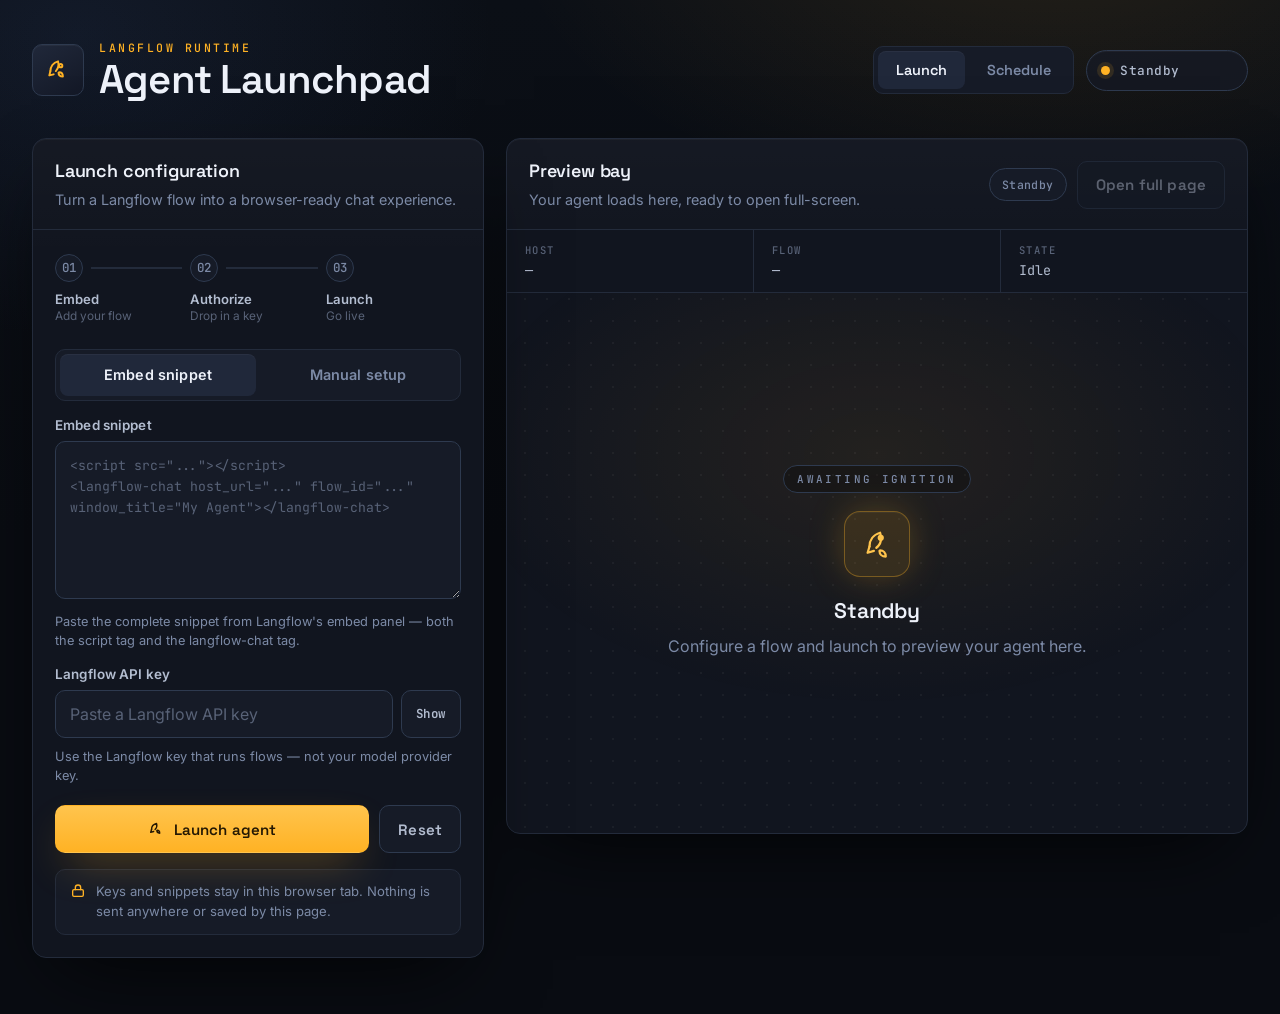
<file: index.html>
<!doctype html>
<html lang="en">
  <head>
    <meta charset="utf-8" />
    <meta name="viewport" content="width=device-width, initial-scale=1" />
    <title>Agent Launchpad</title>
    <link rel="preconnect" href="https://fonts.googleapis.com" />
    <link rel="preconnect" href="https://fonts.gstatic.com" crossorigin />
    <link
      href="https://fonts.googleapis.com/css2?family=Inter:wght@400;500;600;700&family=Space+Grotesk:wght@400;500;600;700&family=JetBrains+Mono:wght@400;500&display=swap"
      rel="stylesheet"
    />
    <link rel="stylesheet" href="styles.css" />
  </head>
  <body>
    <a class="skip-link" href="#launcher">Skip to launcher</a>

    <main class="shell">
      <header class="topbar" aria-label="Page header">
        <div class="brand">
          <div class="brand-mark" aria-hidden="true">
            <svg viewBox="0 0 24 24" fill="none" stroke="#ffb224" stroke-width="1.8" stroke-linecap="round" stroke-linejoin="round">
              <path d="M5 13c0-4 2.5-8 7-9 1 3.5.5 6.5-2 9" />
              <path d="M5 13l-1 4 4-1" />
              <path d="M14.5 6.5a1.5 1.5 0 1 0 0 3 1.5 1.5 0 0 0 0-3Z" />
              <path d="M13 14c2 0 3.5 1.5 3.5 4-2.5 0-4-1.5-4-3.5" />
            </svg>
          </div>
          <div class="brand-title">
            <p class="eyebrow">Langflow runtime</p>
            <h1>Agent Launchpad</h1>
          </div>
        </div>
        <div class="top-actions">
          <div class="view-switch" role="tablist" aria-label="Workspace">
            <button
              class="view-tab"
              id="launchViewTab"
              type="button"
              role="tab"
              aria-controls="viewLaunch"
              aria-selected="true"
            >
              Launch
            </button>
            <button
              class="view-tab"
              id="scheduleViewTab"
              type="button"
              role="tab"
              aria-controls="viewSchedule"
              aria-selected="false"
            >
              Schedule
            </button>
          </div>
          <div class="status" id="status" role="status" aria-live="polite" data-state="idle">
            <span class="status-dot" aria-hidden="true"></span>
            <span id="statusText">Standby</span>
          </div>
        </div>
      </header>

      <div class="view active" id="viewLaunch" role="tabpanel" aria-labelledby="launchViewTab">
      <section class="layout" id="launcher">
        <!-- Control panel ------------------------------------------------ -->
        <section class="panel" aria-labelledby="setupTitle">
          <div class="panel-head">
            <h2 id="setupTitle">Launch configuration</h2>
            <p>Turn a Langflow flow into a browser-ready chat experience.</p>
          </div>

          <div class="panel-body">
            <ol class="sequence" id="sequence" aria-label="Launch sequence">
              <li class="seq-step">
                <span class="seq-num">01</span>
                <span class="seq-label">Embed</span>
                <span class="seq-hint">Add your flow</span>
              </li>
              <li class="seq-step">
                <span class="seq-num">02</span>
                <span class="seq-label">Authorize</span>
                <span class="seq-hint">Drop in a key</span>
              </li>
              <li class="seq-step">
                <span class="seq-num">03</span>
                <span class="seq-label">Launch</span>
                <span class="seq-hint">Go live</span>
              </li>
            </ol>

            <div class="tabs" role="tablist" aria-label="Launch mode">
              <button
                class="tab"
                id="snippetTab"
                type="button"
                role="tab"
                aria-controls="snippetMode"
                aria-selected="true"
              >
                Embed snippet
              </button>
              <button
                class="tab"
                id="flowTab"
                type="button"
                role="tab"
                aria-controls="flowMode"
                aria-selected="false"
              >
                Manual setup
              </button>
            </div>

            <div
              class="mode active"
              id="snippetMode"
              role="tabpanel"
              aria-labelledby="snippetTab"
            >
              <div class="field">
                <label for="snippet">Embed snippet</label>
                <textarea
                  id="snippet"
                  spellcheck="false"
                  autocomplete="off"
                  placeholder='<script src="..."></script>&#10;<langflow-chat host_url="..." flow_id="..." window_title="My Agent"></langflow-chat>'
                ></textarea>
                <p class="helper" id="snippetHelp">
                  Paste the complete snippet from Langflow's embed panel — both the
                  script tag and the langflow-chat tag.
                </p>
              </div>
            </div>

            <div
              class="mode"
              id="flowMode"
              role="tabpanel"
              aria-labelledby="flowTab"
              hidden
            >
              <div class="field">
                <label for="hostUrl">Langflow host URL</label>
                <input id="hostUrl" autocomplete="off" placeholder="http://localhost:7860" />
              </div>

              <div class="field">
                <label for="flowId">Flow ID</label>
                <input
                  id="flowId"
                  autocomplete="off"
                  placeholder="d6c10bc7-91c9-4bb2-95e1-f0c0058a131f"
                />
              </div>

              <div class="field">
                <label for="scriptUrl">
                  Widget script URL
                  <span class="optional">default provided</span>
                </label>
                <input id="scriptUrl" autocomplete="off" />
              </div>

              <div class="field">
                <label for="agentTitle">Chat title</label>
                <input id="agentTitle" autocomplete="off" value="My Agent" />
              </div>
            </div>

            <div class="field">
              <label for="apiKey">Langflow API key</label>
              <div class="input-row">
                <input
                  id="apiKey"
                  type="password"
                  autocomplete="off"
                  placeholder="Paste a Langflow API key"
                />
                <button class="btn btn-secondary" id="toggleKeyBtn" type="button">
                  Show
                </button>
              </div>
              <p class="helper">
                Use the Langflow key that runs flows — not your model provider key.
              </p>
            </div>

            <div class="actions">
              <button class="btn btn-primary" id="launchBtn" type="button">
                <svg viewBox="0 0 24 24" fill="none" stroke="currentColor" stroke-width="2" stroke-linecap="round" stroke-linejoin="round" aria-hidden="true">
                  <path d="M5 12c0-4 2.5-7.5 7-8.5C13 6.5 12.5 9.5 10 12" />
                  <path d="M5 12l-1.2 4 4.2-1.2" />
                  <path d="M13 13c2 0 3.5 1.6 3.5 4.2-2.6 0-4-1.6-4-3.7" />
                </svg>
                Launch agent
              </button>
              <button class="btn btn-secondary" id="clearBtn" type="button">Reset</button>
            </div>

            <div class="notice">
              <svg viewBox="0 0 24 24" fill="none" stroke="currentColor" stroke-width="2" stroke-linecap="round" stroke-linejoin="round" aria-hidden="true">
                <rect x="4" y="10" width="16" height="10" rx="2" />
                <path d="M8 10V7a4 4 0 0 1 8 0v3" />
              </svg>
              <span>Keys and snippets stay in this browser tab. Nothing is sent anywhere or saved by this page.</span>
            </div>

            <p class="error" id="error" role="alert"></p>
          </div>
        </section>

        <!-- Preview bay -------------------------------------------------- -->
        <section class="preview-shell" aria-labelledby="previewTitle">
          <div class="preview-head">
            <div class="preview-copy">
              <h2 id="previewTitle">Preview bay</h2>
              <p id="previewSubhead">Your agent loads here, ready to open full-screen.</p>
            </div>
            <div class="preview-meta">
              <span class="chip" id="previewChip" data-state="idle">Standby</span>
              <button class="btn btn-secondary" id="openBtn" type="button" disabled>
                Open full page
              </button>
            </div>
          </div>

          <div class="telemetry" aria-label="Agent telemetry">
            <div class="telemetry-cell">
              <span class="k">Host</span>
              <span class="v" id="telHost">—</span>
            </div>
            <div class="telemetry-cell">
              <span class="k">Flow</span>
              <span class="v" id="telFlow">—</span>
            </div>
            <div class="telemetry-cell">
              <span class="k">State</span>
              <span class="v" id="telState">Idle</span>
            </div>
          </div>

          <div class="preview-stage">
            <div class="empty-preview" id="emptyPreview">
              <div class="empty-preview-inner">
                <span class="standby-tag">Awaiting ignition</span>
                <div class="empty-icon" aria-hidden="true">
                  <svg viewBox="0 0 24 24" fill="none" stroke="currentColor" stroke-width="1.8" stroke-linecap="round" stroke-linejoin="round">
                    <path d="M6 14c0-5 3-9.5 8.5-11C16 8 15.5 12 11.5 15" />
                    <path d="M6 14l-1.5 5 5-1.5" />
                    <path d="M14.5 17c2.5 0 4.5 2 4.5 5-3 0-5-2-5-4.5" />
                    <circle cx="15" cy="7" r="1.6" />
                  </svg>
                </div>
                <h3>Standby</h3>
                <p>Configure a flow and launch to preview your agent here.</p>
              </div>
            </div>
            <iframe
              class="preview-frame"
              id="previewFrame"
              title="Langflow agent preview"
              hidden
            ></iframe>
          </div>
        </section>
      </section>
      </div>

      <!-- ============ SCHEDULE WORKSPACE ============================== -->
      <div class="view" id="viewSchedule" role="tabpanel" aria-labelledby="scheduleViewTab" hidden>
        <section class="layout">
          <!-- Task builder ------------------------------------------------ -->
          <section class="panel" aria-labelledby="scheduleTitle">
            <div class="panel-head">
              <h2 id="scheduleTitle">Schedule a task</h2>
              <p>Run one fixed prompt against a Langflow flow on a repeating schedule.</p>
            </div>

            <div class="panel-body">
              <div class="field">
                <label for="taskName">Task name</label>
                <input id="taskName" autocomplete="off" placeholder="Morning briefing" />
              </div>

              <div class="field">
                <label for="taskSnippet">Embed snippet</label>
                <textarea
                  id="taskSnippet"
                  spellcheck="false"
                  autocomplete="off"
                  placeholder='<script src="..."></script>&#10;<langflow-chat host_url="..." flow_id="..." window_title="My Agent"></langflow-chat>'
                ></textarea>
                <p class="helper">
                  Paste the same Langflow embed snippet you use to launch — the host
                  URL and flow ID are read from it automatically.
                </p>
              </div>

              <div class="field">
                <label for="taskKey">
                  Langflow API key
                  <span class="optional">or in snippet</span>
                </label>
                <div class="input-row">
                  <input
                    id="taskKey"
                    type="password"
                    autocomplete="off"
                    placeholder="Paste a key, or include api_key in the snippet"
                  />
                  <button class="btn btn-secondary" id="toggleTaskKeyBtn" type="button">
                    Show
                  </button>
                </div>
              </div>

              <div class="field">
                <label for="taskPrompt">Prompt to run each time</label>
                <textarea
                  id="taskPrompt"
                  spellcheck="true"
                  placeholder="Summarize today's top priorities and send me a short briefing."
                ></textarea>
                <p class="helper">
                  This exact text is sent to the flow as the chat input on every run.
                </p>
              </div>

              <div class="field">
                <label>Frequency</label>
                <div class="tabs seg-4" role="tablist" aria-label="Schedule frequency">
                  <button class="tab freq-tab" type="button" data-freq="minutes" aria-selected="false">Minutes</button>
                  <button class="tab freq-tab" type="button" data-freq="hours" aria-selected="true">Hours</button>
                  <button class="tab freq-tab" type="button" data-freq="daily" aria-selected="false">Daily</button>
                  <button class="tab freq-tab" type="button" data-freq="weekly" aria-selected="false">Weekly</button>
                </div>
              </div>

              <!-- interval config (minutes/hours) -->
              <div class="field" id="intervalConfig">
                <label for="intervalN">Run every</label>
                <div class="interval-row">
                  <input id="intervalN" type="number" min="1" step="1" value="6" inputmode="numeric" />
                  <span class="interval-unit" id="intervalUnit">hours</span>
                </div>
              </div>

              <!-- time-of-day config (daily/weekly) -->
              <div class="field" id="timeConfig" hidden>
                <label for="timeOfDay">At time (this browser's timezone)</label>
                <input id="timeOfDay" type="time" value="09:00" />
              </div>

              <!-- weekday config (weekly) -->
              <div class="field" id="weekdayConfig" hidden>
                <label for="weekday">On day</label>
                <select id="weekday">
                  <option value="1">Monday</option>
                  <option value="2">Tuesday</option>
                  <option value="3">Wednesday</option>
                  <option value="4">Thursday</option>
                  <option value="5">Friday</option>
                  <option value="6">Saturday</option>
                  <option value="0">Sunday</option>
                </select>
              </div>

              <div class="actions">
                <button class="btn btn-primary" id="addTaskBtn" type="button">
                  <svg viewBox="0 0 24 24" fill="none" stroke="currentColor" stroke-width="2" stroke-linecap="round" stroke-linejoin="round" aria-hidden="true">
                    <circle cx="12" cy="12" r="9" />
                    <path d="M12 7v5l3 2" />
                  </svg>
                  Schedule task
                </button>
                <button class="btn btn-secondary" id="resetTaskBtn" type="button">Reset</button>
              </div>

              <div class="notice">
                <svg viewBox="0 0 24 24" fill="none" stroke="currentColor" stroke-width="2" stroke-linecap="round" stroke-linejoin="round" aria-hidden="true">
                  <rect x="4" y="10" width="16" height="10" rx="2" />
                  <path d="M8 10V7a4 4 0 0 1 8 0v3" />
                </svg>
                <span>Schedules live in this browser and only fire while this page is open. For always-on runs, export them to the Node runner (see the panel actions).</span>
              </div>

              <p class="error" id="taskError" role="alert"></p>
            </div>
          </section>

          <!-- Scheduled tasks + run log ------------------------------------ -->
          <section class="preview-shell" aria-labelledby="tasksTitle">
            <div class="preview-head">
              <div class="preview-copy">
                <h2 id="tasksTitle">Scheduled tasks</h2>
                <p id="tasksSubhead">Active schedules and their recent runs appear here.</p>
              </div>
              <div class="preview-meta">
                <span class="chip" id="schedulerChip" data-state="idle">Idle</span>
                <button class="btn btn-secondary" id="exportBtn" type="button" disabled>
                  Export for runner
                </button>
              </div>
            </div>

            <div class="telemetry" aria-label="Scheduler telemetry">
              <div class="telemetry-cell">
                <span class="k">Active tasks</span>
                <span class="v" id="telTaskCount">0</span>
              </div>
              <div class="telemetry-cell">
                <span class="k">Next run</span>
                <span class="v" id="telNextRun">—</span>
              </div>
              <div class="telemetry-cell">
                <span class="k">Total runs</span>
                <span class="v" id="telRunCount">0</span>
              </div>
            </div>

            <div class="sched-stage">
              <div class="empty-preview" id="emptyTasks">
                <div class="empty-preview-inner">
                  <span class="standby-tag">No schedules yet</span>
                  <div class="empty-icon" aria-hidden="true">
                    <svg viewBox="0 0 24 24" fill="none" stroke="currentColor" stroke-width="1.8" stroke-linecap="round" stroke-linejoin="round">
                      <circle cx="12" cy="12" r="8.5" />
                      <path d="M12 7.5V12l3 1.8" />
                    </svg>
                  </div>
                  <h3>Nothing scheduled</h3>
                  <p>Fill in a prompt and a frequency, then schedule your first task.</p>
                </div>
              </div>

              <div class="sched-body" id="schedBody" hidden>
                <div class="task-list" id="taskList" aria-label="Scheduled tasks"></div>

                <div class="log-head">
                  <h3>Run log</h3>
                  <button class="btn btn-secondary btn-sm" id="clearLogBtn" type="button">Clear log</button>
                </div>
                <div class="run-log" id="runLog" aria-label="Run log" aria-live="polite"></div>
              </div>
            </div>
          </section>
        </section>
      </div>
    </main>

    <script src="launcher.js"></script>
    <script src="scheduler.js"></script>
  </body>
</html>
</file>
<file: styles.css>
/* =========================================================================
   Agent Launchpad — deploy console theme
   Palette: deep space-navy chrome, single ignition-amber accent,
   green reserved for live-status semantics only.
   ========================================================================= */

:root {
  color-scheme: dark;

  /* Surfaces */
  --void: #090c12;
  --surface: #11151f;
  --surface-2: #161b27;
  --surface-3: #1b2230;
  --surface-hover: #20283a;

  /* Lines */
  --line: #232b3b;
  --line-2: #2e3a4f;

  /* Text */
  --ink: #eef2fa;
  --ink-2: #b3bdd0;
  --muted: #7c8aa6;
  --faint: #586277;

  /* Ignition accent */
  --amber: #ffb224;
  --amber-bright: #ffc44d;
  --amber-deep: #e0890f;
  --amber-soft: rgba(255, 178, 36, 0.12);
  --amber-line: rgba(255, 178, 36, 0.34);

  /* Semantic */
  --live: #4ade80;
  --live-soft: rgba(74, 222, 128, 0.14);
  --danger: #ff6f61;
  --danger-soft: rgba(255, 111, 97, 0.12);

  /* Effects */
  --shadow: 0 30px 80px -28px rgba(0, 0, 0, 0.85);
  --shadow-amber: 0 18px 44px -14px rgba(255, 178, 36, 0.45);
  --inset-hi: inset 0 1px 0 rgba(255, 255, 255, 0.04);

  --radius: 14px;
  --radius-sm: 10px;
  --control: 48px;

  --font-display: "Space Grotesk", "Inter", ui-sans-serif, system-ui, sans-serif;
  --font-body: "Inter", ui-sans-serif, system-ui, -apple-system, sans-serif;
  --font-mono: "JetBrains Mono", "SFMono-Regular", Consolas, monospace;
}

* {
  box-sizing: border-box;
}

/* The hidden attribute must always win, even over the display rules below */
[hidden] {
  display: none !important;
}

html {
  min-width: 320px;
  -webkit-text-size-adjust: 100%;
}

body {
  margin: 0;
  min-height: 100vh;
  font-family: var(--font-body);
  font-size: 16px;
  color: var(--ink);
  background-color: var(--void);
  background-image:
    radial-gradient(900px 480px at 82% -8%, rgba(255, 178, 36, 0.1), transparent 60%),
    radial-gradient(720px 520px at 6% 4%, rgba(58, 84, 140, 0.16), transparent 58%),
    linear-gradient(180deg, #0b0f16 0%, var(--void) 60%);
  background-attachment: fixed;
  -webkit-font-smoothing: antialiased;
  text-rendering: optimizeLegibility;
}

button,
input,
textarea {
  font: inherit;
  color: inherit;
}

button {
  cursor: pointer;
}

::selection {
  background: var(--amber-soft);
  color: var(--ink);
}

/* ---- Skip link ---------------------------------------------------------- */
.skip-link {
  position: absolute;
  left: 18px;
  top: -80px;
  z-index: 20;
  padding: 11px 14px;
  border-radius: var(--radius-sm);
  background: var(--amber);
  color: #20160a;
  font-weight: 700;
  text-decoration: none;
  transition: top 0.18s ease;
}
.skip-link:focus {
  top: 18px;
}

/* ---- Shell -------------------------------------------------------------- */
.shell {
  width: min(1280px, calc(100vw - clamp(24px, 5vw, 72px)));
  margin: 0 auto;
  padding: clamp(22px, 4vw, 40px) 0 56px;
  animation: rise 0.6s cubic-bezier(0.22, 1, 0.36, 1) both;
}

@keyframes rise {
  from {
    opacity: 0;
    transform: translateY(14px);
  }
}

/* ---- Topbar ------------------------------------------------------------- */
.topbar {
  display: flex;
  align-items: center;
  justify-content: space-between;
  gap: 22px;
  margin-bottom: clamp(24px, 4vw, 38px);
}

.brand {
  display: flex;
  align-items: center;
  gap: 15px;
  min-width: 0;
}

.brand-mark {
  position: relative;
  flex: 0 0 auto;
  display: grid;
  place-items: center;
  width: 52px;
  height: 52px;
  border-radius: var(--radius-sm);
  background: linear-gradient(150deg, #20283a, #131826);
  border: 1px solid var(--line-2);
  box-shadow: var(--inset-hi);
}
.brand-mark svg {
  width: 26px;
  height: 26px;
}

.brand-title {
  min-width: 0;
}

.eyebrow {
  margin: 0 0 5px;
  font-family: var(--font-mono);
  font-size: 0.72rem;
  font-weight: 500;
  letter-spacing: 0.22em;
  text-transform: uppercase;
  color: var(--amber);
}

h1 {
  margin: 0;
  font-family: var(--font-display);
  font-size: clamp(1.7rem, 1rem + 2.4vw, 2.5rem);
  font-weight: 600;
  line-height: 1;
  letter-spacing: -0.02em;
  color: var(--ink);
}

/* ---- Status console ----------------------------------------------------- */
.status {
  display: inline-flex;
  align-items: center;
  gap: 10px;
  min-width: 162px;
  padding: 11px 16px 11px 14px;
  border: 1px solid var(--line-2);
  border-radius: 999px;
  background: rgba(22, 27, 39, 0.7);
  box-shadow: var(--inset-hi);
  font-family: var(--font-mono);
  font-size: 0.8rem;
  font-weight: 500;
  letter-spacing: 0.04em;
  color: var(--ink-2);
  white-space: nowrap;
}
.status-dot {
  flex: 0 0 auto;
  width: 9px;
  height: 9px;
  border-radius: 50%;
  background: var(--amber);
  box-shadow: 0 0 0 4px var(--amber-soft);
  animation: pulse 2.4s ease-in-out infinite;
}
.status[data-state="live"] {
  color: var(--live);
  border-color: rgba(74, 222, 128, 0.4);
}
.status[data-state="live"] .status-dot {
  background: var(--live);
  box-shadow: 0 0 0 4px var(--live-soft);
}
.status[data-state="error"] {
  color: var(--danger);
  border-color: rgba(255, 111, 97, 0.4);
}
.status[data-state="error"] .status-dot {
  background: var(--danger);
  box-shadow: 0 0 0 4px var(--danger-soft);
  animation: none;
}

@keyframes pulse {
  0%, 100% {
    opacity: 1;
  }
  50% {
    opacity: 0.45;
  }
}

/* ---- Layout ------------------------------------------------------------- */
.layout {
  display: grid;
  grid-template-columns: minmax(360px, 452px) minmax(0, 1fr);
  align-items: start;
  gap: 22px;
}

.panel,
.preview-shell {
  border: 1px solid var(--line);
  border-radius: var(--radius);
  background: linear-gradient(180deg, rgba(255, 255, 255, 0.02), transparent 120px),
    var(--surface);
  box-shadow: var(--shadow), var(--inset-hi);
}

.panel {
  position: sticky;
  top: 18px;
  overflow: hidden;
}

.panel-head,
.preview-head {
  padding: 20px 22px 18px;
  border-bottom: 1px solid var(--line);
}
.panel-head h2,
.preview-head h2 {
  margin: 0;
  font-family: var(--font-display);
  font-size: 1.12rem;
  font-weight: 600;
  letter-spacing: -0.01em;
}
.panel-head p,
.preview-head p {
  margin: 7px 0 0;
  color: var(--muted);
  font-size: 0.9rem;
  line-height: 1.5;
}

.panel-body {
  padding: 20px 22px 22px;
}

/* ---- Launch sequence rail ---------------------------------------------- */
.sequence {
  display: grid;
  grid-template-columns: repeat(3, 1fr);
  gap: 0;
  margin: 0 0 22px;
  padding: 0;
  list-style: none;
}
.seq-step {
  position: relative;
  padding: 4px 0;
}
/* connector: from the right edge of this circle to just before the next one */
.seq-step::before {
  content: "";
  position: absolute;
  top: 17px;
  left: 36px;
  right: 8px;
  height: 2px;
  background: var(--line);
  z-index: 0;
}
.seq-step:last-child::before {
  display: none;
}
.seq-num {
  position: relative;
  z-index: 1;
  display: grid;
  place-items: center;
  width: 28px;
  height: 28px;
  border-radius: 50%;
  border: 1px solid var(--line-2);
  background: var(--surface-2);
  font-family: var(--font-mono);
  font-size: 0.78rem;
  font-weight: 500;
  color: var(--muted);
  transition: all 0.25s ease;
}
.seq-label {
  display: block;
  margin-top: 9px;
  font-size: 0.82rem;
  font-weight: 600;
  color: var(--ink-2);
}
.seq-hint {
  display: block;
  margin-top: 2px;
  font-size: 0.74rem;
  color: var(--faint);
}
/* ignition payoff: light up the whole sequence once launched */
.is-launched .seq-num {
  border-color: var(--amber-line);
  background: var(--amber-soft);
  color: var(--amber-bright);
}
.is-launched .seq-step::before {
  background: var(--amber-line);
}

/* ---- Tabs --------------------------------------------------------------- */
.tabs {
  display: grid;
  grid-template-columns: 1fr 1fr;
  gap: 4px;
  padding: 4px;
  border: 1px solid var(--line);
  border-radius: var(--radius-sm);
  background: var(--surface-2);
}
.tab {
  min-height: 42px;
  border: 0;
  border-radius: 8px;
  background: transparent;
  color: var(--muted);
  font-weight: 600;
  font-size: 0.9rem;
  letter-spacing: 0.01em;
  transition: color 0.16s ease, background 0.16s ease;
}
.tab:hover {
  color: var(--ink-2);
}
.tab[aria-selected="true"] {
  background: var(--surface-hover);
  color: var(--ink);
  box-shadow: var(--inset-hi);
}

.mode {
  display: none;
}
.mode.active {
  display: block;
  animation: fade 0.28s ease both;
}
@keyframes fade {
  from {
    opacity: 0;
  }
}

/* ---- Fields ------------------------------------------------------------- */
.field {
  margin-top: 16px;
}
label {
  display: flex;
  align-items: center;
  justify-content: space-between;
  gap: 12px;
  margin-bottom: 8px;
  font-size: 0.84rem;
  font-weight: 600;
  letter-spacing: 0.01em;
  color: var(--ink-2);
}
.optional {
  font-family: var(--font-mono);
  font-size: 0.7rem;
  font-weight: 400;
  letter-spacing: 0.04em;
  color: var(--faint);
  text-transform: uppercase;
}

textarea,
input {
  width: 100%;
  border: 1px solid var(--line-2);
  border-radius: var(--radius-sm);
  background: var(--surface-2);
  color: var(--ink);
  outline: none;
  transition: border-color 0.16s ease, box-shadow 0.16s ease, background 0.16s ease;
}
textarea {
  min-height: 158px;
  max-height: 420px;
  padding: 13px 14px;
  resize: vertical;
  font-family: var(--font-mono);
  font-size: 0.82rem;
  line-height: 1.6;
  color: var(--ink-2);
}
input {
  height: var(--control);
  padding: 0 14px;
}
/* technical tokens read as mono */
#hostUrl,
#flowId,
#scriptUrl {
  font-family: var(--font-mono);
  font-size: 0.86rem;
}
textarea::placeholder,
input::placeholder {
  color: var(--faint);
}
textarea:hover,
input:hover {
  border-color: #384459;
}
textarea:focus,
input:focus {
  border-color: var(--amber);
  background: var(--surface);
  box-shadow: 0 0 0 4px var(--amber-soft);
}

.input-row {
  display: grid;
  grid-template-columns: minmax(0, 1fr) auto;
  gap: 8px;
}
.input-row input {
  min-width: 0;
}

.helper {
  margin: 9px 0 0;
  color: var(--muted);
  font-size: 0.8rem;
  line-height: 1.5;
}

/* ---- Buttons ------------------------------------------------------------ */
.actions {
  display: grid;
  grid-template-columns: minmax(0, 1fr) auto;
  gap: 10px;
  margin-top: 20px;
}
.btn {
  display: inline-flex;
  align-items: center;
  justify-content: center;
  gap: 9px;
  min-height: var(--control);
  padding: 0 18px;
  border: 1px solid transparent;
  border-radius: var(--radius-sm);
  font-family: var(--font-display);
  font-weight: 600;
  font-size: 0.94rem;
  letter-spacing: 0.01em;
  text-decoration: none;
  white-space: nowrap;
  transition: transform 0.12s ease, background 0.16s ease, border-color 0.16s ease,
    box-shadow 0.16s ease, color 0.16s ease;
}
.btn svg {
  width: 17px;
  height: 17px;
}
.btn-primary {
  background: linear-gradient(180deg, var(--amber-bright), var(--amber));
  color: #241803;
  box-shadow: var(--shadow-amber);
}
.btn-primary:hover {
  transform: translateY(-1px);
  box-shadow: 0 22px 50px -14px rgba(255, 178, 36, 0.6);
}
.btn-primary:active {
  transform: translateY(0);
}
.btn-secondary {
  border-color: var(--line-2);
  background: var(--surface-2);
  color: var(--ink-2);
}
.btn-secondary:hover {
  background: var(--surface-hover);
  color: var(--ink);
  border-color: #3b475c;
}
.btn:disabled {
  cursor: not-allowed;
  opacity: 0.45;
  box-shadow: none;
  transform: none;
}
.btn:focus-visible,
.tab:focus-visible {
  outline: 2px solid var(--amber);
  outline-offset: 2px;
}

/* key toggle stays compact + mono */
#toggleKeyBtn {
  font-family: var(--font-mono);
  font-size: 0.78rem;
  letter-spacing: 0.04em;
  padding: 0 14px;
}

/* ---- Notice + error ----------------------------------------------------- */
.notice {
  display: flex;
  gap: 10px;
  margin-top: 16px;
  padding: 12px 14px;
  border: 1px solid var(--line);
  border-radius: var(--radius-sm);
  background: var(--surface-2);
  color: var(--muted);
  font-size: 0.82rem;
  line-height: 1.5;
}
.notice svg {
  flex: 0 0 auto;
  width: 16px;
  height: 16px;
  margin-top: 1px;
  color: var(--amber);
}

.error {
  display: none;
  margin: 16px 0 0;
  padding: 13px 14px;
  border: 1px solid rgba(255, 111, 97, 0.36);
  border-radius: var(--radius-sm);
  background: var(--danger-soft);
  color: #ffb3aa;
  font-size: 0.86rem;
  font-weight: 500;
  line-height: 1.5;
}

/* ---- Preview bay -------------------------------------------------------- */
.preview-shell {
  overflow: hidden;
}
.preview-head {
  display: flex;
  align-items: center;
  justify-content: space-between;
  gap: 18px;
}
.preview-copy {
  min-width: 0;
}
.preview-meta {
  display: flex;
  align-items: center;
  gap: 10px;
  flex-wrap: wrap;
}
.chip {
  display: inline-flex;
  align-items: center;
  gap: 7px;
  padding: 8px 12px;
  border: 1px solid var(--line-2);
  border-radius: 999px;
  background: var(--surface-2);
  font-family: var(--font-mono);
  font-size: 0.72rem;
  font-weight: 500;
  letter-spacing: 0.04em;
  color: var(--muted);
}
.chip[data-state="live"] {
  color: var(--live);
  border-color: rgba(74, 222, 128, 0.4);
  background: var(--live-soft);
}

/* telemetry strip */
.telemetry {
  display: grid;
  grid-template-columns: repeat(3, 1fr);
  gap: 1px;
  background: var(--line);
  border-bottom: 1px solid var(--line);
}
.telemetry-cell {
  padding: 13px 18px;
  background: var(--surface);
}
.telemetry-cell .k {
  display: block;
  font-family: var(--font-mono);
  font-size: 0.66rem;
  font-weight: 500;
  letter-spacing: 0.14em;
  text-transform: uppercase;
  color: var(--faint);
}
.telemetry-cell .v {
  display: block;
  margin-top: 4px;
  font-family: var(--font-mono);
  font-size: 0.84rem;
  color: var(--ink-2);
  overflow: hidden;
  text-overflow: ellipsis;
  white-space: nowrap;
}
.telemetry-cell .v[data-live="true"] {
  color: var(--live);
}

.preview-stage {
  position: relative;
}
.preview-frame {
  display: block;
  width: 100%;
  height: clamp(560px, 64vh, 720px);
  border: 0;
  background: #0d1117;
}

/* standby state */
.empty-preview {
  position: relative;
  display: grid;
  place-items: center;
  min-height: clamp(560px, 64vh, 720px);
  padding: 32px;
  text-align: center;
  overflow: hidden;
  background-image:
    radial-gradient(600px 360px at 50% 30%, rgba(255, 178, 36, 0.08), transparent 70%),
    radial-gradient(rgba(255, 255, 255, 0.045) 1px, transparent 1px);
  background-size: auto, 22px 22px;
  background-position: center, center;
}
.empty-preview-inner {
  position: relative;
  width: min(440px, 100%);
}
.empty-icon {
  display: grid;
  place-items: center;
  width: 66px;
  height: 66px;
  margin: 0 auto 20px;
  border-radius: 16px;
  border: 1px solid var(--amber-line);
  background: var(--amber-soft);
  color: var(--amber-bright);
  box-shadow: 0 0 40px -8px rgba(255, 178, 36, 0.4), var(--inset-hi);
}
.empty-icon svg {
  width: 30px;
  height: 30px;
}
.empty-preview h3 {
  margin: 0;
  font-family: var(--font-display);
  font-size: 1.32rem;
  font-weight: 600;
  letter-spacing: -0.01em;
}
.empty-preview p {
  margin: 10px 0 0;
  color: var(--muted);
  line-height: 1.6;
}
.standby-tag {
  display: inline-block;
  margin-bottom: 18px;
  padding: 6px 13px;
  border: 1px solid var(--line-2);
  border-radius: 999px;
  background: rgba(0, 0, 0, 0.25);
  font-family: var(--font-mono);
  font-size: 0.68rem;
  font-weight: 500;
  letter-spacing: 0.22em;
  text-transform: uppercase;
  color: var(--muted);
}

/* ---- Responsive --------------------------------------------------------- */
@media (max-width: 1000px) {
  .topbar {
    flex-direction: column;
    align-items: flex-start;
  }
  .layout {
    grid-template-columns: 1fr;
  }
  .panel {
    position: static;
  }
}

@media (max-width: 560px) {
  h1 {
    letter-spacing: -0.015em;
  }
  .actions,
  .input-row {
    grid-template-columns: 1fr;
  }
  .preview-head {
    flex-direction: column;
    align-items: flex-start;
  }
  .telemetry {
    grid-template-columns: 1fr;
  }
  .seq-hint {
    display: none;
  }
}

/* =========================================================================
   Scheduler workspace
   ========================================================================= */

/* ---- Workspace view switch (topbar) ------------------------------------- */
.top-actions {
  display: flex;
  align-items: center;
  gap: 12px;
  flex-wrap: wrap;
}
.view-switch {
  display: inline-flex;
  gap: 4px;
  padding: 4px;
  border: 1px solid var(--line);
  border-radius: var(--radius-sm);
  background: var(--surface-2);
}
.view-tab {
  min-height: 38px;
  padding: 0 18px;
  border: 0;
  border-radius: 8px;
  background: transparent;
  color: var(--muted);
  font-family: var(--font-display);
  font-weight: 600;
  font-size: 0.9rem;
  transition: color 0.16s ease, background 0.16s ease;
}
.view-tab:hover {
  color: var(--ink-2);
}
.view-tab[aria-selected="true"] {
  background: var(--surface-hover);
  color: var(--ink);
  box-shadow: var(--inset-hi);
}
.view-tab:focus-visible {
  outline: 2px solid var(--amber);
  outline-offset: 2px;
}

.view {
  display: none;
}
.view.active {
  display: block;
  animation: fade 0.28s ease both;
}

/* ---- Frequency segmented control ---------------------------------------- */
.seg-4 {
  grid-template-columns: repeat(4, 1fr);
}
.seg-4 .tab {
  font-size: 0.84rem;
  padding: 0 6px;
}
.tab[aria-selected="true"] {
  background: var(--surface-hover);
  color: var(--ink);
  box-shadow: var(--inset-hi);
}

/* ---- Interval + select controls ----------------------------------------- */
.interval-row {
  display: grid;
  grid-template-columns: minmax(0, 1fr) auto;
  gap: 8px;
  align-items: center;
}
.interval-row input {
  font-family: var(--font-mono);
}
.interval-unit {
  display: inline-flex;
  align-items: center;
  height: var(--control);
  padding: 0 16px;
  border: 1px solid var(--line-2);
  border-radius: var(--radius-sm);
  background: var(--surface-2);
  color: var(--ink-2);
  font-family: var(--font-mono);
  font-size: 0.84rem;
}
select {
  width: 100%;
  height: var(--control);
  padding: 0 14px;
  border: 1px solid var(--line-2);
  border-radius: var(--radius-sm);
  background: var(--surface-2);
  color: var(--ink);
  outline: none;
  font: inherit;
  transition: border-color 0.16s ease, box-shadow 0.16s ease, background 0.16s ease;
}
select:hover {
  border-color: #384459;
}
select:focus {
  border-color: var(--amber);
  background: var(--surface);
  box-shadow: 0 0 0 4px var(--amber-soft);
}

.chip[data-state="running"] {
  color: var(--amber-bright);
  border-color: var(--amber-line);
  background: var(--amber-soft);
}

.btn-sm {
  min-height: 34px;
  padding: 0 12px;
  font-size: 0.8rem;
}

/* ---- Scheduler right column --------------------------------------------- */
.sched-stage {
  position: relative;
  min-height: clamp(520px, 60vh, 720px);
}
.empty-preview {
  min-height: clamp(520px, 60vh, 720px);
}
.sched-body {
  display: flex;
  flex-direction: column;
  gap: 16px;
  padding: 18px;
}

/* ---- Task cards --------------------------------------------------------- */
.task-list {
  display: grid;
  gap: 10px;
}
.task-card {
  border: 1px solid var(--line);
  border-radius: var(--radius-sm);
  background: var(--surface-2);
  padding: 14px 15px;
}
.task-card[data-enabled="false"] {
  opacity: 0.62;
}
.task-card-top {
  display: flex;
  align-items: flex-start;
  justify-content: space-between;
  gap: 12px;
}
.task-card-name {
  margin: 0;
  font-family: var(--font-display);
  font-size: 1rem;
  font-weight: 600;
  letter-spacing: -0.01em;
  color: var(--ink);
}
.task-card-cadence {
  margin: 3px 0 0;
  font-family: var(--font-mono);
  font-size: 0.74rem;
  letter-spacing: 0.03em;
  color: var(--amber);
}
.task-card-actions {
  display: flex;
  gap: 6px;
  flex: 0 0 auto;
}
.icon-btn {
  display: grid;
  place-items: center;
  width: 34px;
  height: 34px;
  border: 1px solid var(--line-2);
  border-radius: 8px;
  background: var(--surface);
  color: var(--ink-2);
  transition: color 0.16s ease, background 0.16s ease, border-color 0.16s ease;
}
.icon-btn:hover {
  background: var(--surface-hover);
  color: var(--ink);
  border-color: #3b475c;
}
.icon-btn svg {
  width: 15px;
  height: 15px;
}
.icon-btn.danger:hover {
  color: var(--danger);
  border-color: rgba(255, 111, 97, 0.4);
}
.task-card-prompt {
  margin: 11px 0 0;
  padding: 9px 11px;
  border: 1px solid var(--line);
  border-radius: 8px;
  background: var(--surface);
  color: var(--ink-2);
  font-size: 0.82rem;
  line-height: 1.5;
  max-height: 3.4em;
  overflow: hidden;
  text-overflow: ellipsis;
}
.task-card-meta {
  display: flex;
  flex-wrap: wrap;
  gap: 6px 16px;
  margin-top: 11px;
}
.task-card-meta span {
  font-family: var(--font-mono);
  font-size: 0.72rem;
  color: var(--muted);
}
.task-card-meta b {
  color: var(--ink-2);
  font-weight: 500;
}
.task-card-meta .ok {
  color: var(--live);
}
.task-card-meta .fail {
  color: var(--danger);
}

/* ---- Run log ------------------------------------------------------------ */
.log-head {
  display: flex;
  align-items: center;
  justify-content: space-between;
  gap: 12px;
  padding-top: 4px;
  border-top: 1px solid var(--line);
  margin-top: 2px;
}
.log-head h3 {
  margin: 0;
  padding-top: 14px;
  font-family: var(--font-display);
  font-size: 0.98rem;
  font-weight: 600;
}
.run-log {
  display: grid;
  gap: 8px;
  max-height: 360px;
  overflow-y: auto;
}
.log-entry {
  display: grid;
  grid-template-columns: auto minmax(0, 1fr);
  gap: 10px;
  padding: 10px 12px;
  border: 1px solid var(--line);
  border-left-width: 3px;
  border-radius: 8px;
  background: var(--surface-2);
}
.log-entry[data-status="ok"] {
  border-left-color: var(--live);
}
.log-entry[data-status="error"] {
  border-left-color: var(--danger);
}
.log-entry[data-status="running"] {
  border-left-color: var(--amber);
}
.log-when {
  font-family: var(--font-mono);
  font-size: 0.7rem;
  color: var(--faint);
  white-space: nowrap;
}
.log-main {
  min-width: 0;
}
.log-task {
  font-size: 0.82rem;
  font-weight: 600;
  color: var(--ink-2);
}
.log-msg {
  margin-top: 3px;
  font-family: var(--font-mono);
  font-size: 0.76rem;
  line-height: 1.5;
  color: var(--muted);
  white-space: pre-wrap;
  word-break: break-word;
  max-height: 8.5em;
  overflow-y: auto;
}
.log-entry[data-status="ok"] .log-task { color: var(--live); }
.log-entry[data-status="error"] .log-task { color: var(--danger); }

@media (max-width: 560px) {
  .interval-row {
    grid-template-columns: 1fr;
  }
  .seg-4 {
    grid-template-columns: repeat(2, 1fr);
  }
}

/* ---- Motion preferences ------------------------------------------------- */
@media (prefers-reduced-motion: reduce) {
  *,
  *::before,
  *::after {
    animation-duration: 0.001ms !important;
    animation-iteration-count: 1 !important;
    transition-duration: 0.001ms !important;
  }
}
</file>
